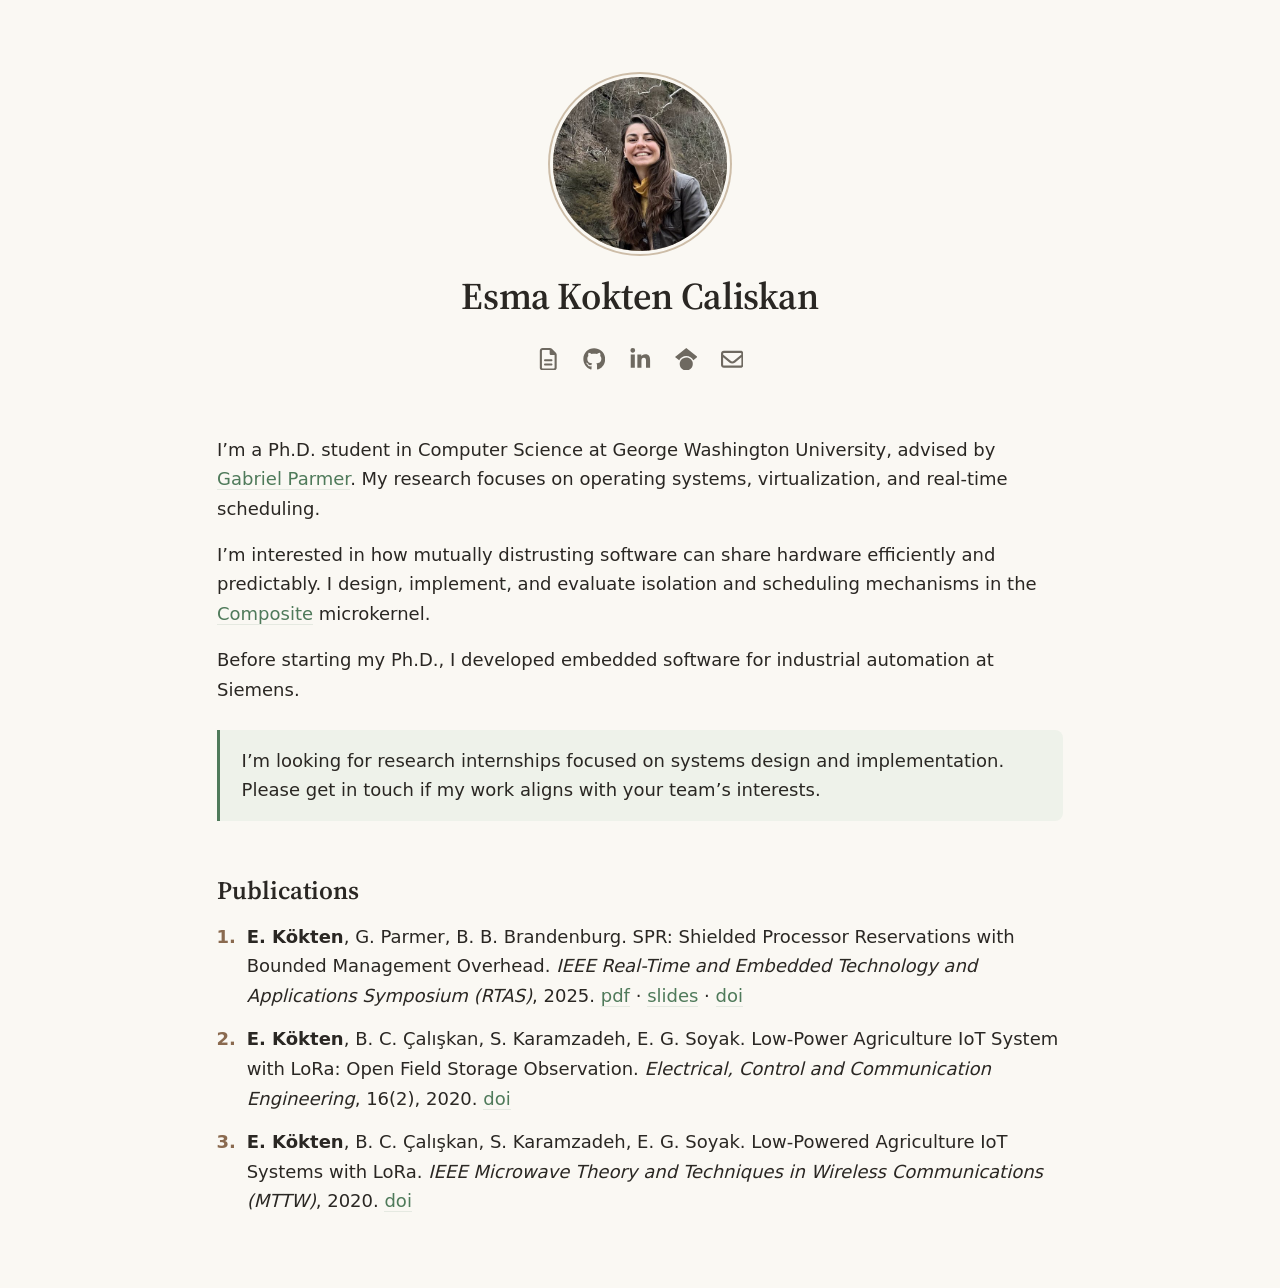
<file: index.html>
<!doctype html>
<html lang="en">
<head>
  <meta charset="utf-8">
  <meta name="viewport" content="width=device-width, initial-scale=1">
  <title>Esma Kokten Caliskan</title>
  <meta name="description" content="Esma Kokten Caliskan, Ph.D. student in Computer Science at George Washington University. Operating systems, virtualization, isolation, real-time scheduling.">
  <meta name="color-scheme" content="light dark">
  <link rel="preconnect" href="https://fonts.googleapis.com">
  <link rel="preconnect" href="https://fonts.gstatic.com" crossorigin>
  <link rel="stylesheet" href="https://fonts.googleapis.com/css2?family=Source+Serif+4:opsz,wght@8..60,600&display=swap">
  <link rel="stylesheet" href="style.css">
  <!-- Icons: Font Awesome Free 6.5.1, https://fontawesome.com, CC BY 4.0 -->
</head>
<body>
<main>

  <header class="top">
    <!-- Photo: photo.jpg, square, 480x480. -->
    <div class="photo-ring"><img class="photo" src="photo.jpg" alt="" width="160" height="160"></div>
    <h1>Esma Kokten Caliskan</h1>
    <ul class="icons" aria-label="Links">
      <li><a href="cv.html" title="CV" aria-label="CV">
        <svg viewBox="0 0 384 512" aria-hidden="true"><path fill="currentColor" d="M64 464c-8.8 0-16-7.2-16-16V64c0-8.8 7.2-16 16-16H224v80c0 17.7 14.3 32 32 32h80V448c0 8.8-7.2 16-16 16H64zM64 0C28.7 0 0 28.7 0 64V448c0 35.3 28.7 64 64 64H320c35.3 0 64-28.7 64-64V154.5c0-17-6.7-33.3-18.7-45.3L274.7 18.7C262.7 6.7 246.5 0 229.5 0H64zm56 256c-13.3 0-24 10.7-24 24s10.7 24 24 24H264c13.3 0 24-10.7 24-24s-10.7-24-24-24H120zm0 96c-13.3 0-24 10.7-24 24s10.7 24 24 24H264c13.3 0 24-10.7 24-24s-10.7-24-24-24H120z"/></svg>
      </a></li>
      <li><a href="https://github.com/esmakokten" title="GitHub" aria-label="GitHub">
        <svg viewBox="0 0 496 512" aria-hidden="true"><path fill="currentColor" d="M165.9 397.4c0 2-2.3 3.6-5.2 3.6-3.3.3-5.6-1.3-5.6-3.6 0-2 2.3-3.6 5.2-3.6 3-.3 5.6 1.3 5.6 3.6zm-31.1-4.5c-.7 2 1.3 4.3 4.3 4.9 2.6 1 5.6 0 6.2-2s-1.3-4.3-4.3-5.2c-2.6-.7-5.5.3-6.2 2.3zm44.2-1.7c-2.9.7-4.9 2.6-4.6 4.9.3 2 2.9 3.3 5.9 2.6 2.9-.7 4.9-2.6 4.6-4.6-.3-1.9-3-3.2-5.9-2.9zM244.8 8C106.1 8 0 113.3 0 252c0 110.9 69.8 205.8 169.5 239.2 12.8 2.3 17.3-5.6 17.3-12.1 0-6.2-.3-40.4-.3-61.4 0 0-70 15-84.7-29.8 0 0-11.4-29.1-27.8-36.6 0 0-22.9-15.7 1.6-15.4 0 0 24.9 2 38.6 25.8 21.9 38.6 58.6 27.5 72.9 20.9 2.3-16 8.8-27.1 16-33.7-55.9-6.2-112.3-14.3-112.3-110.5 0-27.5 7.6-41.3 23.6-58.9-2.6-6.5-11.1-33.3 2.6-67.9 20.9-6.5 69 27 69 27 20-5.6 41.5-8.5 62.8-8.5s42.8 2.9 62.8 8.5c0 0 48.1-33.6 69-27 13.7 34.7 5.2 61.4 2.6 67.9 16 17.7 25.8 31.5 25.8 58.9 0 96.5-58.9 104.2-114.8 110.5 9.2 7.9 17 22.9 17 46.4 0 33.7-.3 75.4-.3 83.6 0 6.5 4.6 14.4 17.3 12.1C428.2 457.8 496 362.9 496 252 496 113.3 383.5 8 244.8 8zM97.2 352.9c-1.3 1-1 3.3.7 5.2 1.6 1.6 3.9 2.3 5.2 1 1.3-1 1-3.3-.7-5.2-1.6-1.6-3.9-2.3-5.2-1zm-10.8-8.1c-.7 1.3.3 2.9 2.3 3.9 1.6 1 3.6.7 4.3-.7.7-1.3-.3-2.9-2.3-3.9-2-.6-3.6-.3-4.3.7zm32.4 35.6c-1.6 1.3-1 4.3 1.3 6.2 2.3 2.3 5.2 2.6 6.5 1 1.3-1.3.7-4.3-1.3-6.2-2.2-2.3-5.2-2.6-6.5-1zm-11.4-14.7c-1.6 1-1.6 3.6 0 5.9 1.6 2.3 4.3 3.3 5.6 2.3 1.6-1.3 1.6-3.9 0-6.2-1.4-2.3-4-3.3-5.6-2z"/></svg>
      </a></li>
      <li><a href="https://www.linkedin.com/in/esmakokten" title="LinkedIn" aria-label="LinkedIn">
        <svg viewBox="0 0 448 512" aria-hidden="true"><path fill="currentColor" d="M100.28 448H7.4V148.9h92.88zM53.79 108.1C24.09 108.1 0 83.5 0 53.8a53.79 53.79 0 0 1 107.58 0c0 29.7-24.1 54.3-53.79 54.3zM447.9 448h-92.68V302.4c0-34.7-.7-79.2-48.29-79.2-48.29 0-55.69 37.7-55.69 76.7V448h-92.78V148.9h89.08v40.8h1.3c12.4-23.5 42.69-48.3 87.88-48.3 94 0 111.28 61.9 111.28 142.3V448z"/></svg>
      </a></li>
      <li><a href="https://scholar.google.com/scholar?q=%22E+K%C3%B6kten%22" title="Google Scholar" aria-label="Google Scholar">
        <svg viewBox="0 0 512 512" aria-hidden="true"><path fill="currentColor" d="M390.9 298.5c0 0 0 .1 .1 .1c9.2 19.4 14.4 41.1 14.4 64C405.3 445.1 338.5 512 256 512s-149.3-66.9-149.3-149.3c0-22.9 5.2-44.6 14.4-64h0c1.7-3.6 3.6-7.2 5.6-10.7c4.4-7.6 9.4-14.7 15-21.3c27.4-32.6 68.5-53.3 114.4-53.3c33.6 0 64.6 11.1 89.6 29.9c9.1 6.9 17.4 14.7 24.8 23.5c5.6 6.6 10.6 13.8 15 21.3c2 3.4 3.8 7 5.5 10.5zm26.4-18.8c-30.1-58.4-91-98.4-161.3-98.4s-131.2 40-161.3 98.4L0 202.7 256 0 512 202.7l-94.7 77.1z"/></svg>
      </a></li>
      <li><a href="mailto:esmakokten@gmail.com" title="Email" aria-label="Email">
        <svg viewBox="0 0 512 512" aria-hidden="true"><path fill="currentColor" d="M64 112c-8.8 0-16 7.2-16 16v22.1L220.5 291.7c20.7 17 50.4 17 71.1 0L464 150.1V128c0-8.8-7.2-16-16-16H64zM48 212.2V384c0 8.8 7.2 16 16 16H448c8.8 0 16-7.2 16-16V212.2L322 328.8c-38.4 31.5-93.7 31.5-132 0L48 212.2zM0 128C0 92.7 28.7 64 64 64H448c35.3 0 64 28.7 64 64V384c0 35.3-28.7 64-64 64H64c-35.3 0-64-28.7-64-64V128z"/></svg>
      </a></li>
    </ul>
  </header>

  <section aria-label="About">
    <p>I’m a Ph.D. student in Computer Science at George Washington University, advised by <a href="https://faculty.cs.gwu.edu/gparmer/">Gabriel Parmer</a>. My research focuses on operating systems, virtualization, and real-time scheduling.</p>
    <p>I’m interested in how mutually distrusting software can share hardware efficiently and predictably. I design, implement, and evaluate isolation and scheduling mechanisms in the <a href="https://composite.seas.gwu.edu/">Composite</a> microkernel.</p>
    <p>Before starting my Ph.D., I developed embedded software for industrial automation at Siemens.</p>
    <p class="callout">I’m looking for research internships focused on systems design and implementation. Please get in touch if my work aligns with your team’s interests.</p>
  </section>

  <section aria-labelledby="pubs">
    <h2 id="pubs">Publications</h2>
    <ol class="pubs">
      <li><span class="me">E. Kökten</span>, G. Parmer, B. B. Brandenburg. SPR: Shielded Processor Reservations with Bounded Management Overhead. <i>IEEE Real-Time and Embedded Technology and Applications Symposium (RTAS)</i>, 2025. <a href="papers/rtas25-spr.pdf">pdf</a> · <a href="papers/rtas25-spr-slides.pdf">slides</a> · <a href="https://doi.org/10.1109/RTAS65571.2025.00008">doi</a></li>
      <li><span class="me">E. Kökten</span>, B. C. Çalışkan, S. Karamzadeh, E. G. Soyak. Low-Power Agriculture IoT System with LoRa: Open Field Storage Observation. <i>Electrical, Control and Communication Engineering</i>, 16(2), 2020. <a href="https://doi.org/10.2478/ecce-2020-0013">doi</a></li>
      <li><span class="me">E. Kökten</span>, B. C. Çalışkan, S. Karamzadeh, E. G. Soyak. Low-Powered Agriculture IoT Systems with LoRa. <i>IEEE Microwave Theory and Techniques in Wireless Communications (MTTW)</i>, 2020. <a href="https://doi.org/10.1109/MTTW51045.2020.9244927">doi</a></li>
    </ol>
  </section>

</main>
</body>
</html>
</file>
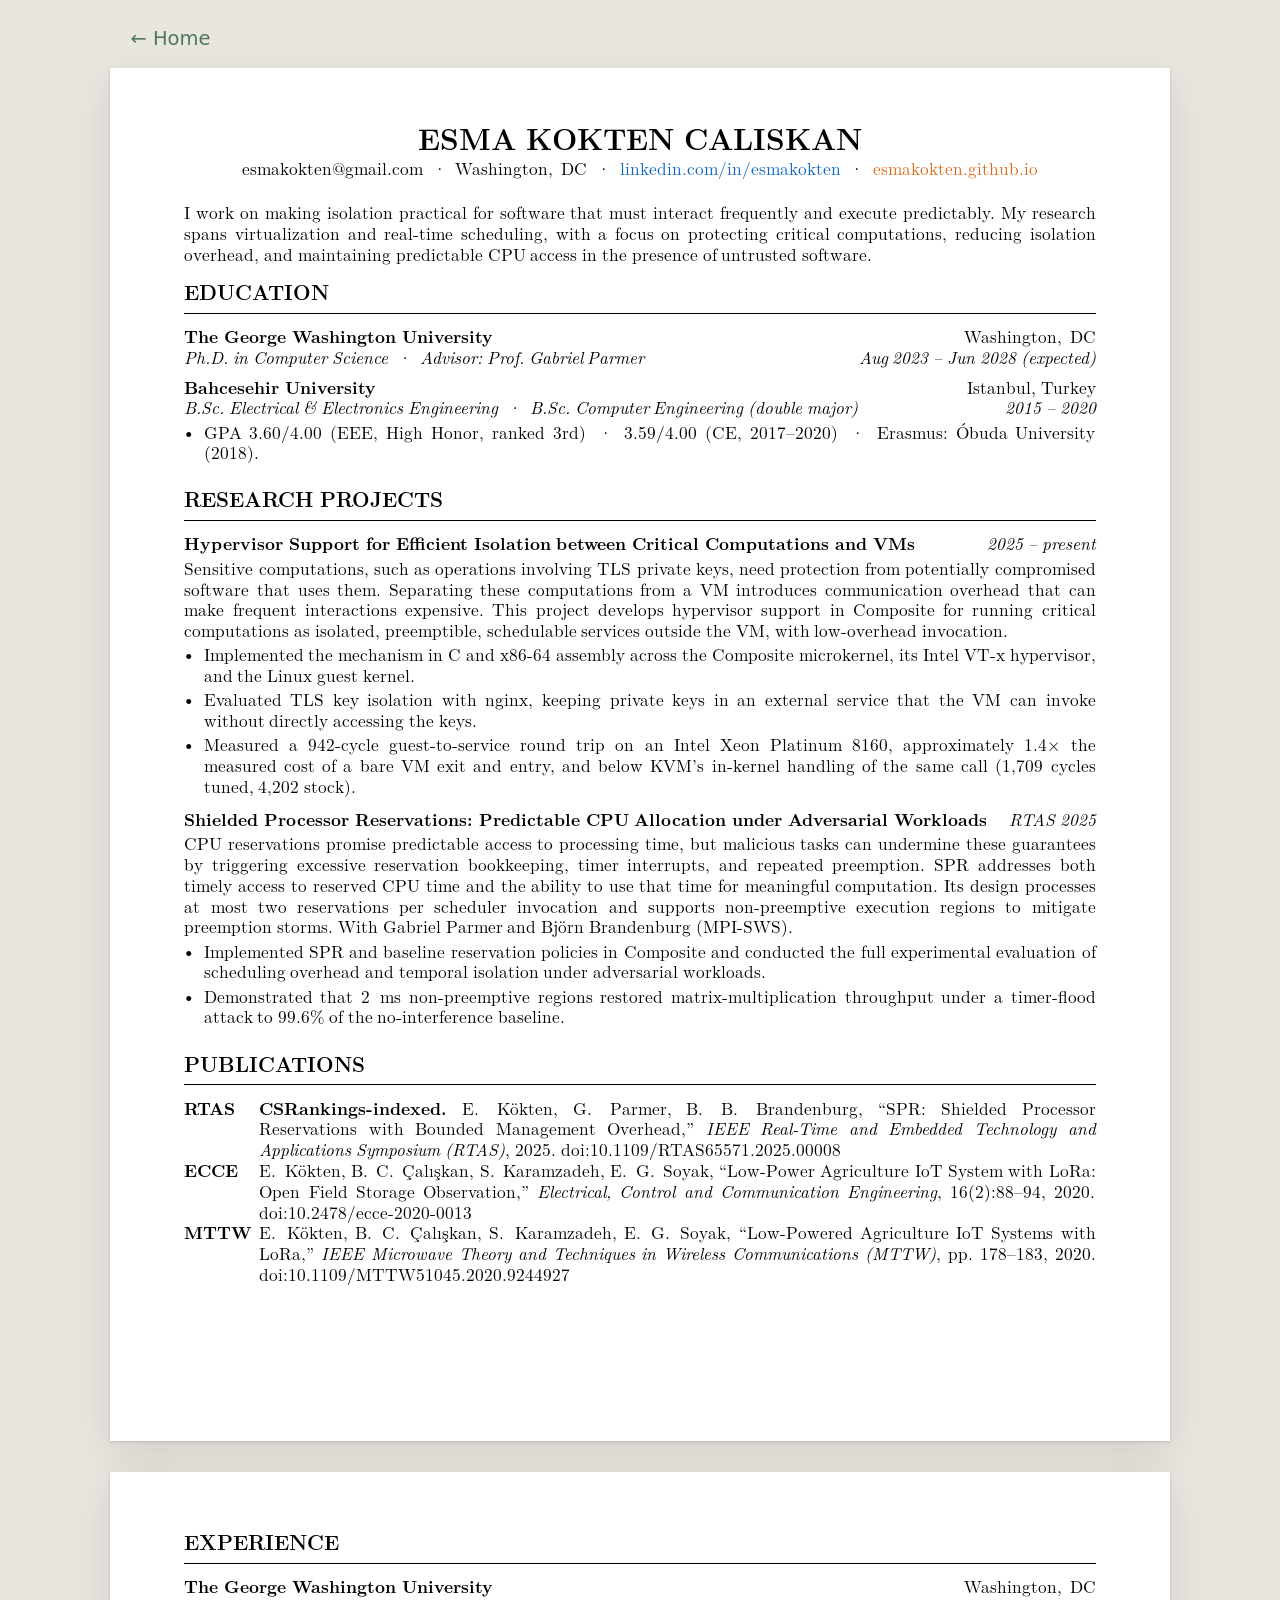
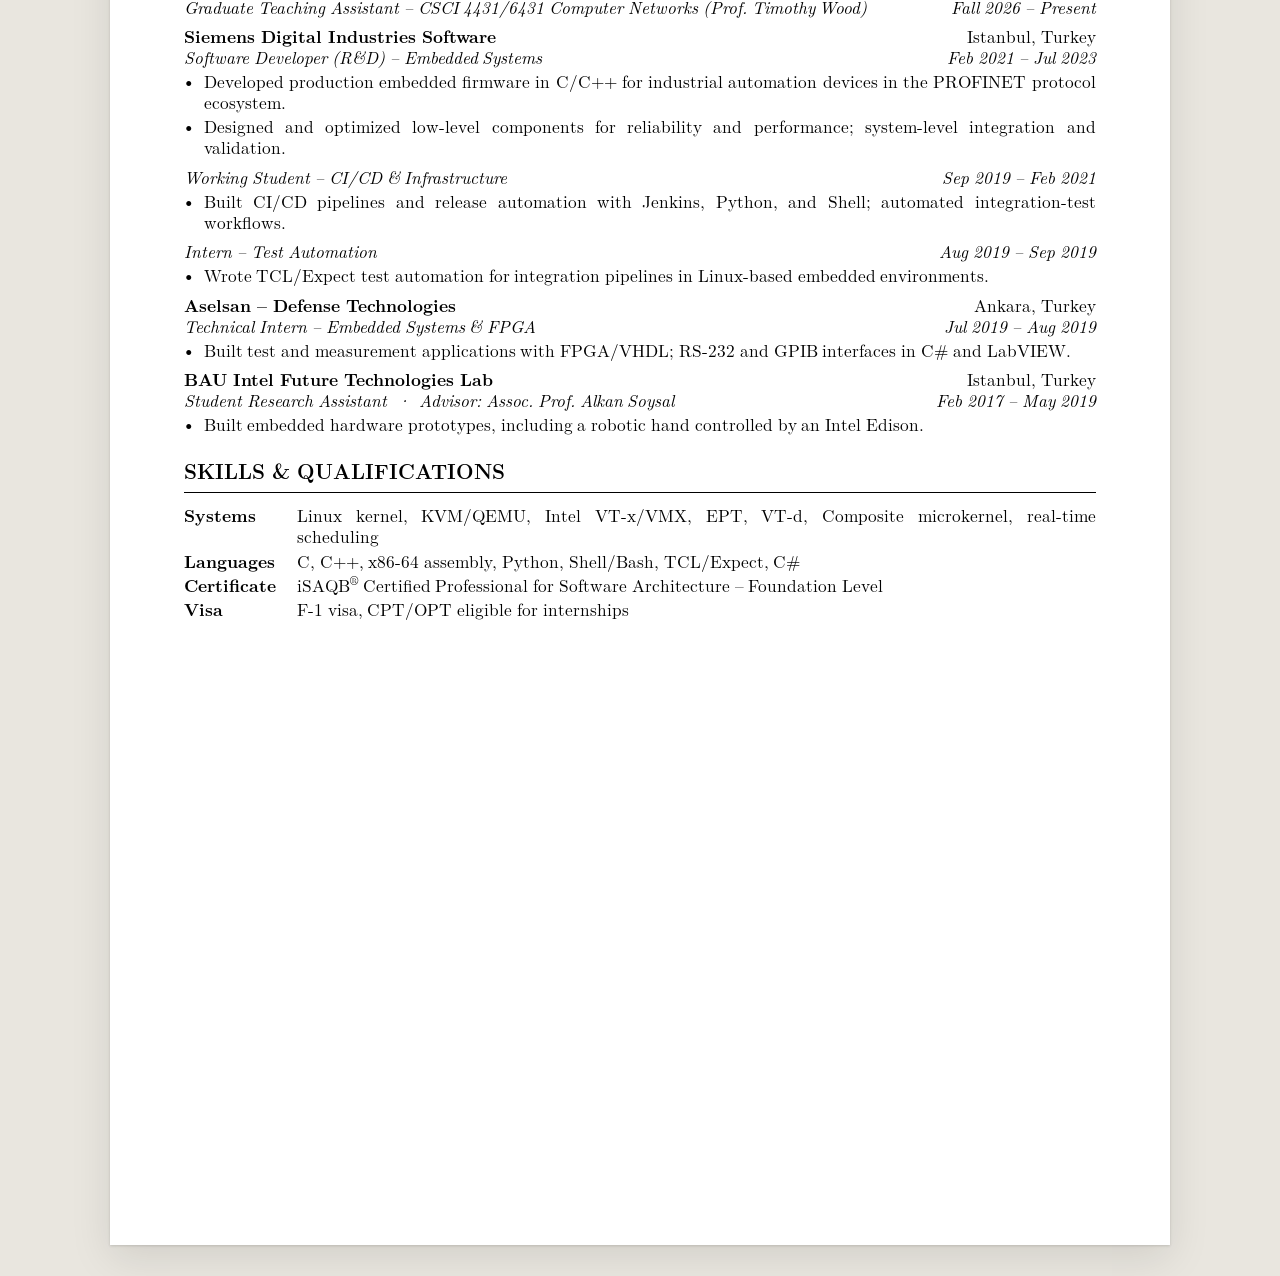
<file: cv.html>
<!doctype html>
<html lang="en">
<head>
  <meta charset="utf-8">
  <meta name="viewport" content="width=device-width, initial-scale=1">
  <title>CV · Esma Kokten Caliskan</title>
  <meta name="description" content="CV of Esma Kokten Caliskan, Ph.D. student in Computer Science at George Washington University.">
  <meta name="color-scheme" content="light dark">
  <!-- A web rendering of esma-kokten-cv-2026-11-research.tex (pdflatex, letter, 10pt, lmodern).
       Fonts: Latin Modern Roman (GUST Font License), subset to Latin for the web. -->
  <style>
    @font-face { font-family: "LM Roman 10"; src: url(fonts/lmroman10-regular.woff) format("woff"); font-weight: 400; font-style: normal; font-display: swap; ascent-override: 80.6%; descent-override: 19.4%; line-gap-override: 0%; }
    @font-face { font-family: "LM Roman 10"; src: url(fonts/lmroman10-bold.woff) format("woff"); font-weight: 700; font-style: normal; font-display: swap; ascent-override: 80.6%; descent-override: 19.4%; line-gap-override: 0%; }
    @font-face { font-family: "LM Roman 10"; src: url(fonts/lmroman10-italic.woff) format("woff"); font-weight: 400; font-style: italic; font-display: swap; ascent-override: 80.6%; descent-override: 19.4%; line-gap-override: 0%; }
    @font-face { font-family: "LM Roman 12"; src: url(fonts/lmroman12-bold.woff) format("woff"); font-weight: 700; font-style: normal; font-display: swap; ascent-override: 80.6%; descent-override: 19.4%; line-gap-override: 0%; }

    :root { --desk: #e9e6df; --ui: #4f7a5a; }
    @media (prefers-color-scheme: dark) { :root { --desk: #1d1b18; --ui: #8fbf96; } }

    * { box-sizing: border-box; }
    html { -webkit-text-size-adjust: 100%; text-size-adjust: 100%; }
    body { margin: 0; background: var(--desk); font-family: system-ui, -apple-system, "Segoe UI", Roboto, sans-serif; }

    .bar { max-width: 8.5in; margin: 0 auto; padding: 20px 16px 14px; }
    .bar a { color: var(--ui); text-decoration: none; font-size: 15px; }
    .bar a:hover { text-decoration: underline; }

    /* One letter-size page: 8.5in x 11in, margins 0.6in left and right, 0.5in top and bottom. */
    .sheet {
      max-width: 8.5in; margin: 0 auto 24px; padding: 0.5in 0.6in;
      background: #fff; color: #000; color-scheme: light;
      font-family: "LM Roman 10", "Latin Modern Roman", "CMU Serif", Georgia, serif;
      font-size: 10pt; line-height: 12pt;
      font-kerning: normal; font-variant-ligatures: common-ligatures;
      word-spacing: -0.07em;                                       /* TeX lets interword space shrink; browsers only stretch */
      box-shadow: 0 1px 2px rgba(0,0,0,.14), 0 10px 30px rgba(0,0,0,.10);
    }
    @media (min-width: 8.7in) { .sheet { min-height: 11in; } }
    .sheet a { color: inherit; text-decoration: none; }            /* hyperref hidelinks */
    .sheet a:hover { text-decoration: underline; }
    .sheet p { margin: 0; }
    .j { text-align: justify; hyphens: auto; }
    .b { font-weight: 700; }
    .i { font-style: italic; }
    .sep { margin: 0 0.28em; }                                     /* \;$\cdot$\; */

    /* Header */
    .hd { text-align: center; }
    .name { font-family: "LM Roman 12", "LM Roman 10", serif; font-weight: 700; font-size: 17.28pt; line-height: 22pt; margin-top: -5pt; }
    .contact { margin-top: 0; }
    .linkblue { color: #0A66C2 !important; }
    .weblink { color: #D96B1A !important; }
    .sheet .summary { margin-top: 13.5pt; }

    /* \section: \large\bfseries, uppercase, 0.5pt rule; 9pt before, 4pt after */
    .sec {
      font-family: "LM Roman 12", "LM Roman 10", serif; font-weight: 700; font-size: 12pt; line-height: 14pt;
      text-transform: uppercase; margin: 0 0 8.2pt; padding: 9pt 0 3.8pt; border-bottom: 0.5pt solid #000;
    }
    .sheet > .sec:first-child { padding-top: 0; margin-top: -1.5pt; }

    /* \entry, \role, \project: left column, right column pushed to the margin */
    .row { display: flex; justify-content: space-between; align-items: baseline; flex-wrap: wrap; gap: 0 1em; }
    .row > :last-child { margin-left: auto; text-align: right; }
    .gap5 { height: 5pt; }
    .gap2 { height: 2pt; }
    .project + p { margin-top: 2pt; }

    /* bullets: leftmargin 1.1em, itemsep 2pt, topsep 2pt, after 4pt */
    .sheet ul { margin: 2pt 0 5pt; padding-left: 1.1em; list-style: none; }
    .sheet li { position: relative; text-align: justify; hyphens: auto; }
    .sheet li + li { margin-top: 2pt; }
    .sheet li::before { content: "\2022"; position: absolute; right: 100%; margin-right: 0.5em; }   /* \textbullet, labelsep 0.5em */

    /* tabularx {p{0.6in}X} and {p{0.9in}X} */
    .tab { display: grid; margin: 0; }
    .tab.pubs { grid-template-columns: 0.6in minmax(0, 1fr); row-gap: 0; }
    .tab.skills { grid-template-columns: 0.9in minmax(0, 1fr); row-gap: 2pt; }
    .tab dt { font-weight: 700; }
    .tab dd { margin: 0; text-align: justify; hyphens: auto; }
    .tab a { overflow-wrap: anywhere; }
    sup { font-size: 7pt; line-height: 0; }

    /* Larger on wide screens: zoom scales text and page together, so line breaks stay the same. */
    @media (min-width: 1000px) { .sheet, .bar { zoom: 1.15; } }
    @media (min-width: 1200px) { .sheet, .bar { zoom: 1.3; } }

    @media (max-width: 8.7in) {
      .sheet { padding: 28px 20px; margin-bottom: 16px; }
      .j, .sheet li, .tab dd { text-align: left; }
    }

    @media print {
      @page { size: letter; margin: 0.5in 0.6in; }
      body { background: #fff; }
      .bar { display: none; }
      .sheet, .bar { zoom: 1; }
      .sheet { max-width: none; margin: 0; padding: 0; min-height: 0; box-shadow: none; }
      .sheet + .sheet { break-before: page; }
      .sheet a:hover { text-decoration: none; }
    }
  </style>
</head>
<body>

<nav class="bar"><a href="index.html">← Home</a></nav>

<!-- Page 1 -->
<article class="sheet">

  <header class="hd">
    <div class="name">ESMA KOKTEN CALISKAN</div>
    <div class="contact"><a href="mailto:esmakokten@gmail.com">esmakokten@gmail.com</a> <span class="sep">·</span> Washington,&nbsp;DC <span class="sep">·</span> <a class="linkblue" href="https://www.linkedin.com/in/esmakokten">linkedin.com/in/esmakokten</a> <span class="sep">·</span> <a class="weblink" href="https://esmakokten.github.io">esmakokten.github.io</a></div>
  </header>

  <p class="summary j">I work on making isolation practical for software that must interact frequently and execute predictably. My research spans virtualization and real-time scheduling, with a focus on protecting critical computations, reducing isolation overhead, and maintaining predictable CPU access in the presence of untrusted software.</p>

  <h2 class="sec">Education</h2>
  <div class="row"><span class="b">The George Washington University</span><span>Washington,&nbsp;DC</span></div>
  <div class="row"><span class="i">Ph.D. in Computer Science <span class="sep">·</span> Advisor: Prof. Gabriel Parmer</span><span class="i">Aug 2023 – Jun 2028 (expected)</span></div>
  <div class="gap5"></div>
  <div class="row"><span class="b">Bahcesehir University</span><span>Istanbul, Turkey</span></div>
  <div class="row"><span class="i">B.Sc. Electrical &amp; Electronics Engineering <span class="sep">·</span> B.Sc. Computer Engineering (double major)</span><span class="i">2015 – 2020</span></div>
  <ul>
    <li>GPA 3.60/4.00 (EEE, High Honor, ranked 3rd) <span class="sep">·</span> 3.59/4.00 (CE, 2017–2020) <span class="sep">·</span> Erasmus: Óbuda University (2018).</li>
  </ul>

  <h2 class="sec">Research Projects</h2>
  <div class="row project"><span class="b">Hypervisor Support for Efficient Isolation between Critical Computations and VMs</span><span class="i">2025 – present</span></div>
  <p class="j">Sensitive computations, such as operations involving TLS private keys, need protection from potentially compromised software that uses them. Separating these computations from a VM introduces communication overhead that can make frequent interactions expensive. This project develops hypervisor support in Composite for running critical computations as isolated, preemptible, schedulable services outside the VM, with low-overhead invocation.</p>
  <ul>
    <li>Implemented the mechanism in C and x86-64 assembly across the Composite microkernel, its Intel VT-x hypervisor, and the Linux guest kernel.</li>
    <li>Evaluated TLS key isolation with nginx, keeping private keys in an external service that the VM can invoke without directly accessing the keys.</li>
    <li>Measured a 942-cycle guest-to-service round trip on an Intel Xeon Platinum 8160, approximately 1.4× the measured cost of a bare VM exit and entry, and below KVM’s in-kernel handling of the same call (1,709 cycles tuned, 4,202 stock).</li>
  </ul>
  <div class="gap2"></div>
  <div class="row project"><span class="b">Shielded Processor Reservations: Predictable CPU Allocation under Adversarial Workloads</span><span class="i">RTAS 2025</span></div>
  <p class="j">CPU reservations promise predictable access to processing time, but malicious tasks can undermine these guarantees by triggering excessive reservation bookkeeping, timer interrupts, and repeated preemption. SPR addresses both timely access to reserved CPU time and the ability to use that time for meaningful computation. Its design processes at most two reservations per scheduler invocation and supports non-preemptive execution regions to mitigate preemption storms. With Gabriel Parmer and Björn Brandenburg (MPI-SWS).</p>
  <ul>
    <li>Implemented SPR and baseline reservation policies in Composite and conducted the full experimental evaluation of scheduling overhead and temporal isolation under adversarial workloads.</li>
    <li>Demonstrated that 2&nbsp;ms non-preemptive regions restored matrix-multiplication throughput under a timer-flood attack to 99.6% of the no-interference baseline.</li>
  </ul>

  <h2 class="sec">Publications</h2>
  <dl class="tab pubs">
    <dt>RTAS</dt>
    <dd><b>CSRankings-indexed.</b> E.&nbsp;Kökten, G.&nbsp;Parmer, B.&nbsp;B.&nbsp;Brandenburg, “SPR: Shielded Processor Reservations with Bounded Management Overhead,” <i>IEEE Real-Time and Embedded Technology and Applications Symposium (RTAS)</i>, 2025. <a href="https://doi.org/10.1109/RTAS65571.2025.00008">doi:10.1109/RTAS65571.2025.00008</a></dd>
    <dt>ECCE</dt>
    <dd>E.&nbsp;Kökten, B.&nbsp;C.&nbsp;Çalışkan, S.&nbsp;Karamzadeh, E.&nbsp;G.&nbsp;Soyak, “Low-Power Agriculture IoT System with LoRa: Open Field Storage Observation,” <i>Electrical, Control and Communication Engineering</i>, 16(2):88–94, 2020. <a href="https://doi.org/10.2478/ecce-2020-0013">doi:10.2478/ecce-2020-0013</a></dd>
    <dt>MTTW</dt>
    <dd>E.&nbsp;Kökten, B.&nbsp;C.&nbsp;Çalışkan, S.&nbsp;Karamzadeh, E.&nbsp;G.&nbsp;Soyak, “Low-Powered Agriculture IoT Systems with LoRa,” <i>IEEE Microwave Theory and Techniques in Wireless Communications (MTTW)</i>, pp. 178–183, 2020. <a href="https://doi.org/10.1109/MTTW51045.2020.9244927">doi:10.1109/MTTW51045.2020.9244927</a></dd>
  </dl>

</article>

<!-- Page 2 -->
<article class="sheet">

  <h2 class="sec">Experience</h2>
  <div class="row"><span class="b">The George Washington University</span><span>Washington,&nbsp;DC</span></div>
  <div class="row"><span class="i">Graduate Teaching Assistant – CSCI 4431/6431 Computer Networks (Prof. Timothy Wood)</span><span class="i">Fall 2026 – Present</span></div>
  <div class="gap5"></div>
  <div class="row"><span class="b">Siemens Digital Industries Software</span><span>Istanbul, Turkey</span></div>
  <div class="row"><span class="i">Software Developer (R&amp;D) – Embedded Systems</span><span class="i">Feb 2021 – Jul 2023</span></div>
  <ul>
    <li>Developed production embedded firmware in C/C++ for industrial automation devices in the PROFINET protocol ecosystem.</li>
    <li>Designed and optimized low-level components for reliability and performance; system-level integration and validation.</li>
  </ul>
  <div class="row"><span class="i">Working Student – CI/CD &amp; Infrastructure</span><span class="i">Sep 2019 – Feb 2021</span></div>
  <ul>
    <li>Built CI/CD pipelines and release automation with Jenkins, Python, and Shell; automated integration-test workflows.</li>
  </ul>
  <div class="row"><span class="i">Intern – Test Automation</span><span class="i">Aug 2019 – Sep 2019</span></div>
  <ul>
    <li>Wrote TCL/Expect test automation for integration pipelines in Linux-based embedded environments.</li>
  </ul>
  <div class="row"><span class="b">Aselsan – Defense Technologies</span><span>Ankara, Turkey</span></div>
  <div class="row"><span class="i">Technical Intern – Embedded Systems &amp; FPGA</span><span class="i">Jul 2019 – Aug 2019</span></div>
  <ul>
    <li>Built test and measurement applications with FPGA/VHDL; RS-232 and GPIB interfaces in C# and LabVIEW.</li>
  </ul>
  <div class="row"><span class="b">BAU Intel Future Technologies Lab</span><span>Istanbul, Turkey</span></div>
  <div class="row"><span class="i">Student Research Assistant <span class="sep">·</span> Advisor: Assoc. Prof. Alkan Soysal</span><span class="i">Feb 2017 – May 2019</span></div>
  <ul>
    <li>Built embedded hardware prototypes, including a robotic hand controlled by an Intel Edison.</li>
  </ul>

  <h2 class="sec">Skills &amp; Qualifications</h2>
  <dl class="tab skills">
    <dt>Systems</dt>
    <dd>Linux kernel, KVM/QEMU, Intel VT-x/VMX, EPT, VT-d, Composite microkernel, real-time scheduling</dd>
    <dt>Languages</dt>
    <dd>C, C++, x86-64 assembly, Python, Shell/Bash, TCL/Expect, C#</dd>
    <dt>Certificate</dt>
    <dd>iSAQB<sup>®</sup> Certified Professional for Software Architecture – Foundation Level</dd>
    <dt>Visa</dt>
    <dd>F-1 visa, CPT/OPT eligible for internships</dd>
  </dl>

</article>

</body>
</html>
</file>
<file: style.css>
/* esmakokten.github.io — plain HTML and CSS, no build step. */

:root {
  --bg: #faf8f3;          /* warm paper */
  --fg: #2a2723;          /* near-black with a little warmth */
  --muted: #6e6960;
  --line: #e4ded3;
  --green: #4f7a5a;       /* moss: links, callout bar */
  --green-soft: rgba(79, 122, 90, 0.12);
  --brown: #8a6a4f;       /* walnut: list numbers */
  --tan: #cdbda8;         /* photo ring */
  --callout-bg: #eef2ea;  /* pale sage */
  --serif: "Source Serif 4", ui-serif, "Iowan Old Style", Georgia, "Times New Roman", serif;
  --sans: system-ui, -apple-system, "Segoe UI", Roboto, "Helvetica Neue", Arial, sans-serif;
}

@media (prefers-color-scheme: dark) {
  :root {
    --bg: #1d1b18;
    --fg: #e8e3da;
    --muted: #a39c90;
    --line: #35312b;
    --green: #8fbf96;
    --green-soft: rgba(143, 191, 150, 0.14);
    --brown: #b89a7c;
    --tan: #6b5a48;
    --callout-bg: rgba(143, 191, 150, 0.10);
  }
}

* { box-sizing: border-box; }

html { font-size: 18px; }

body {
  margin: 0;
  background: var(--bg);
  color: var(--fg);
  font-family: var(--sans);
  line-height: 1.65;
  -webkit-font-smoothing: antialiased;
}

main {
  max-width: 50rem;
  margin: 0 auto;
  padding: 4rem 1.5rem 4rem;
  display: flex;
  flex-direction: column;
  gap: 3rem;
}

h1, h2, h3 {
  font-family: var(--serif);
  font-weight: 600;
  line-height: 1.2;
  margin: 0;
  text-wrap: balance;
}

h1 { font-size: 2.1rem; letter-spacing: -0.01em; }
h2 { font-size: 1.4rem; margin-bottom: 0.9rem; }

p { margin: 0; }
section p + p { margin-top: 0.9rem; }

a {
  color: var(--green);
  text-decoration: none;
  border-bottom: 1px solid var(--green-soft);
}
a:hover, a:focus-visible { border-bottom-color: var(--green); }
a:focus-visible { outline: 2px solid var(--green); outline-offset: 2px; }

/* Header: photo, name and links, all centered */

.top {
  display: flex;
  flex-direction: column;
  align-items: center;
  text-align: center;
  gap: 1rem;
}

.photo-ring {
  padding: 2px;
  border-radius: 50%;
  background: var(--tan);
}

.photo {
  width: 10rem;
  height: 10rem;
  border-radius: 50%;
  object-fit: cover;
  display: block;
  border: 3px solid var(--bg);
}

.icons {
  list-style: none;
  margin: 0;
  padding: 0;
  display: flex;
  justify-content: center;
  gap: 0.15rem;
}

.icons a {
  display: grid;
  place-items: center;
  width: 2.4rem;
  height: 2.4rem;
  border: 0;
  border-radius: 0.5rem;
  color: var(--muted);
}
.icons a:hover, .icons a:focus-visible {
  color: var(--green);
  background: var(--green-soft);
}
.icons svg { width: 1.25rem; height: 1.25rem; }

/* Callout */

.callout {
  background: var(--callout-bg);
  border-left: 3px solid var(--green);
  border-radius: 0 8px 8px 0;
  padding: 0.9rem 1.2rem;
  font-weight: 500;
}
section p + .callout { margin-top: 1.4rem; }

/* Publications */

.pubs {
  margin: 0;
  padding-left: 1.4rem;
  display: flex;
  flex-direction: column;
  gap: 0.75rem;
}
.pubs li { padding-left: 0.25rem; }
.pubs li::marker { color: var(--brown); font-weight: 600; }
.me { font-weight: 600; }

/* Footer */

footer {
  border-top: 1px solid var(--line);
  padding-top: 1rem;
  display: flex;
  justify-content: space-between;
  flex-wrap: wrap;
  gap: 0.5rem 1.5rem;
  color: var(--muted);
  font-size: 0.9rem;
}

/* For fun page */

.home { font-size: 0.95rem; color: var(--muted); align-self: flex-start; }
.page-title { font-size: 2rem; margin-bottom: 0.5rem; }
.fun {
  display: grid;
  grid-template-columns: repeat(auto-fill, minmax(14rem, 1fr));
  gap: 2rem;
  margin-top: 1.5rem;
}
.fun-item { display: flex; flex-direction: column; gap: 0.6rem; }
.fun-item h3 { font-size: 1.1rem; }
.fun-item p { font-size: 0.95rem; color: var(--muted); }
.ph {
  aspect-ratio: 4 / 3;
  width: 100%;
  border-radius: 8px;
  background: var(--line);
  display: grid;
  place-items: center;
  color: var(--muted);
  font-size: 0.85rem;
}
.fun-item:nth-child(1) .ph { background: var(--callout-bg); }
.fun-item:nth-child(2) .ph { background: rgba(138, 106, 79, 0.12); }
.fun-item:nth-child(3) .ph { background: var(--line); }

@media (max-width: 600px) {
  html { font-size: 16.5px; }
  main { padding-top: 2.5rem; }
  .photo { width: 8rem; height: 8rem; }
  h1 { font-size: 1.8rem; }
}

@media (prefers-reduced-motion: reduce) {
  * { transition: none !important; }
}
</file>
